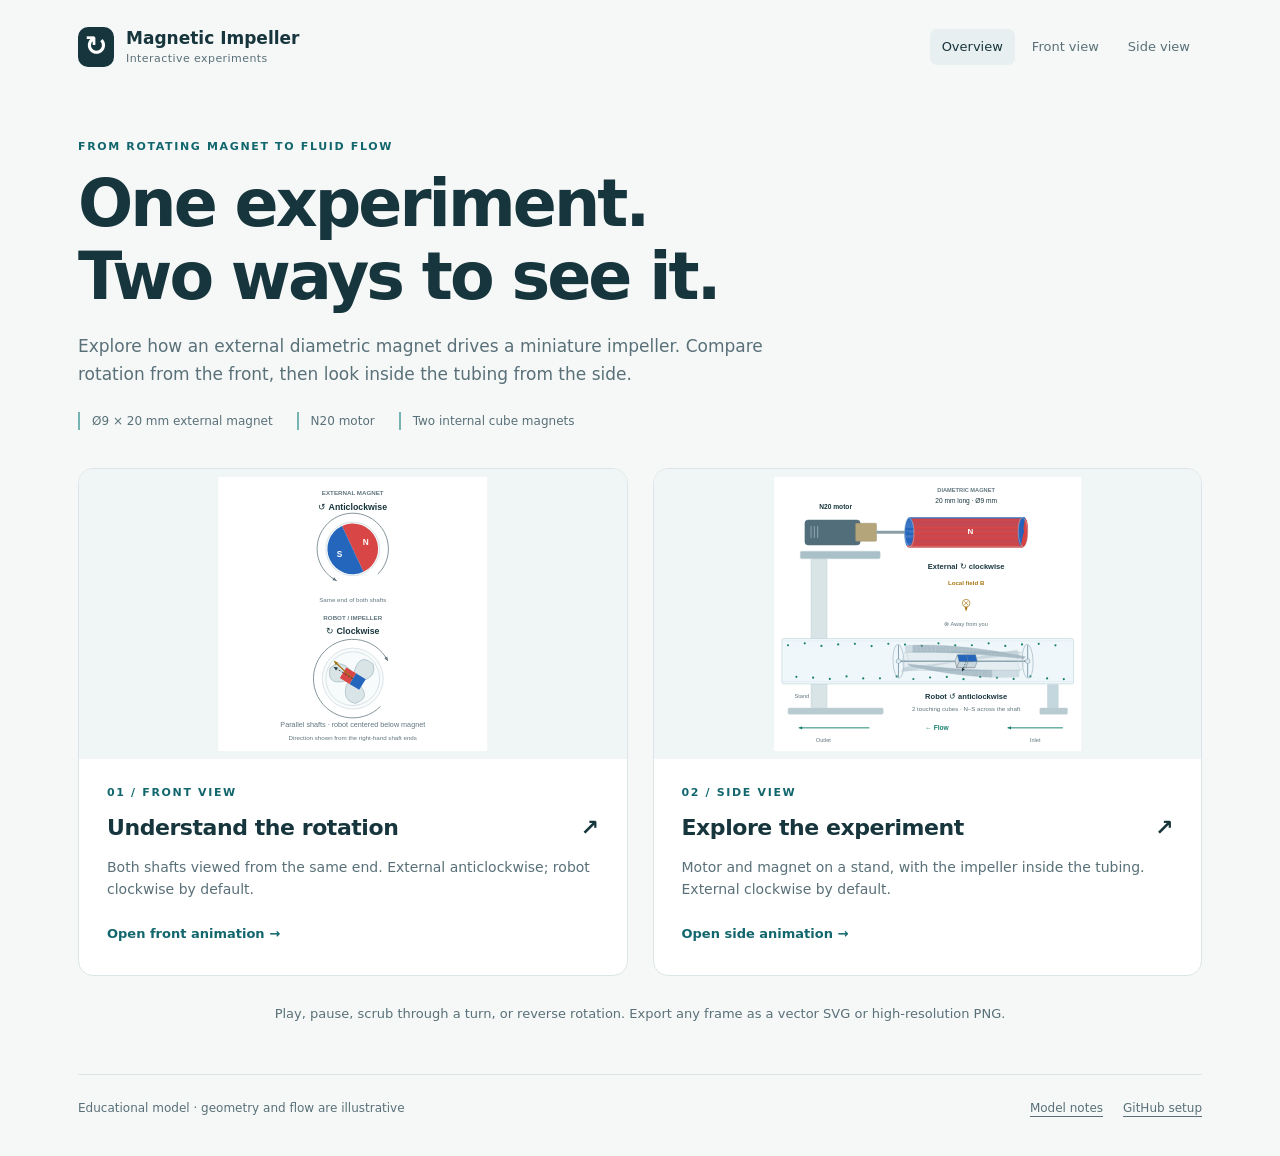
<file: index.html>
<!doctype html>
<html lang="en"><head><meta charset="utf-8"><meta name="viewport" content="width=device-width, initial-scale=1"><meta name="description" content="Interactive front and side views of a diametric magnet driving an impeller through magnetic coupling."><meta name="theme-color" content="#123c43"><title>Interactive magnetic actuation · Magnetic Impeller</title><link rel="stylesheet" href="styles.css"><script defer src="animations.js"></script></head><body data-view="home"><a class="skip" href="#main">Skip to content</a><header class="site-header"><a class="brand" href="index.html"><span class="brand-mark" aria-hidden="true">↻</span>Magnetic Impeller<span class="brand-sub">Interactive experiments</span></a><nav aria-label="Main navigation"><a href="index.html" aria-current="page">Overview</a><a href="front-view.html" >Front view</a><a href="side-view.html" >Side view</a></nav></header><main id="main"><section class="home-intro"><p class="eyebrow">FROM ROTATING MAGNET TO FLUID FLOW</p><h1>One experiment.<br>Two ways to see it.</h1><p class="lede">Explore how an external diametric magnet drives a miniature impeller. Compare rotation from the front, then look inside the tubing from the side.</p><div class="facts"><span>Ø9 × 20 mm external magnet</span><span>N20 motor</span><span>Two internal cube magnets</span></div></section><section class="view-grid" aria-label="Choose an animation"><a class="view-card" href="front-view.html"><div class="preview"><svg id="front-preview" role="img" aria-label="Front view preview"></svg></div><div class="view-card-copy"><p class="eyebrow">01 / FRONT VIEW</p><h2>Understand the rotation <span aria-hidden="true">↗</span></h2><p>Both shafts viewed from the same end. External anticlockwise; robot clockwise by default.</p><span class="open-link">Open front animation →</span></div></a><a class="view-card" href="side-view.html"><div class="preview"><svg id="side-preview" role="img" aria-label="Side view preview"></svg></div><div class="view-card-copy"><p class="eyebrow">02 / SIDE VIEW</p><h2>Explore the experiment <span aria-hidden="true">↗</span></h2><p>Motor and magnet on a stand, with the impeller inside the tubing. External clockwise by default.</p><span class="open-link">Open side animation →</span></div></a></section><p class="home-footnote">Play, pause, scrub through a turn, or reverse rotation. Export any frame as a vector SVG or high-resolution PNG.</p></main><footer class="site-footer"><span>Educational model · geometry and flow are illustrative</span><a href="MODEL-NOTES.md">Model notes</a><a href="README.md">GitHub setup</a></footer></body></html>
</file>
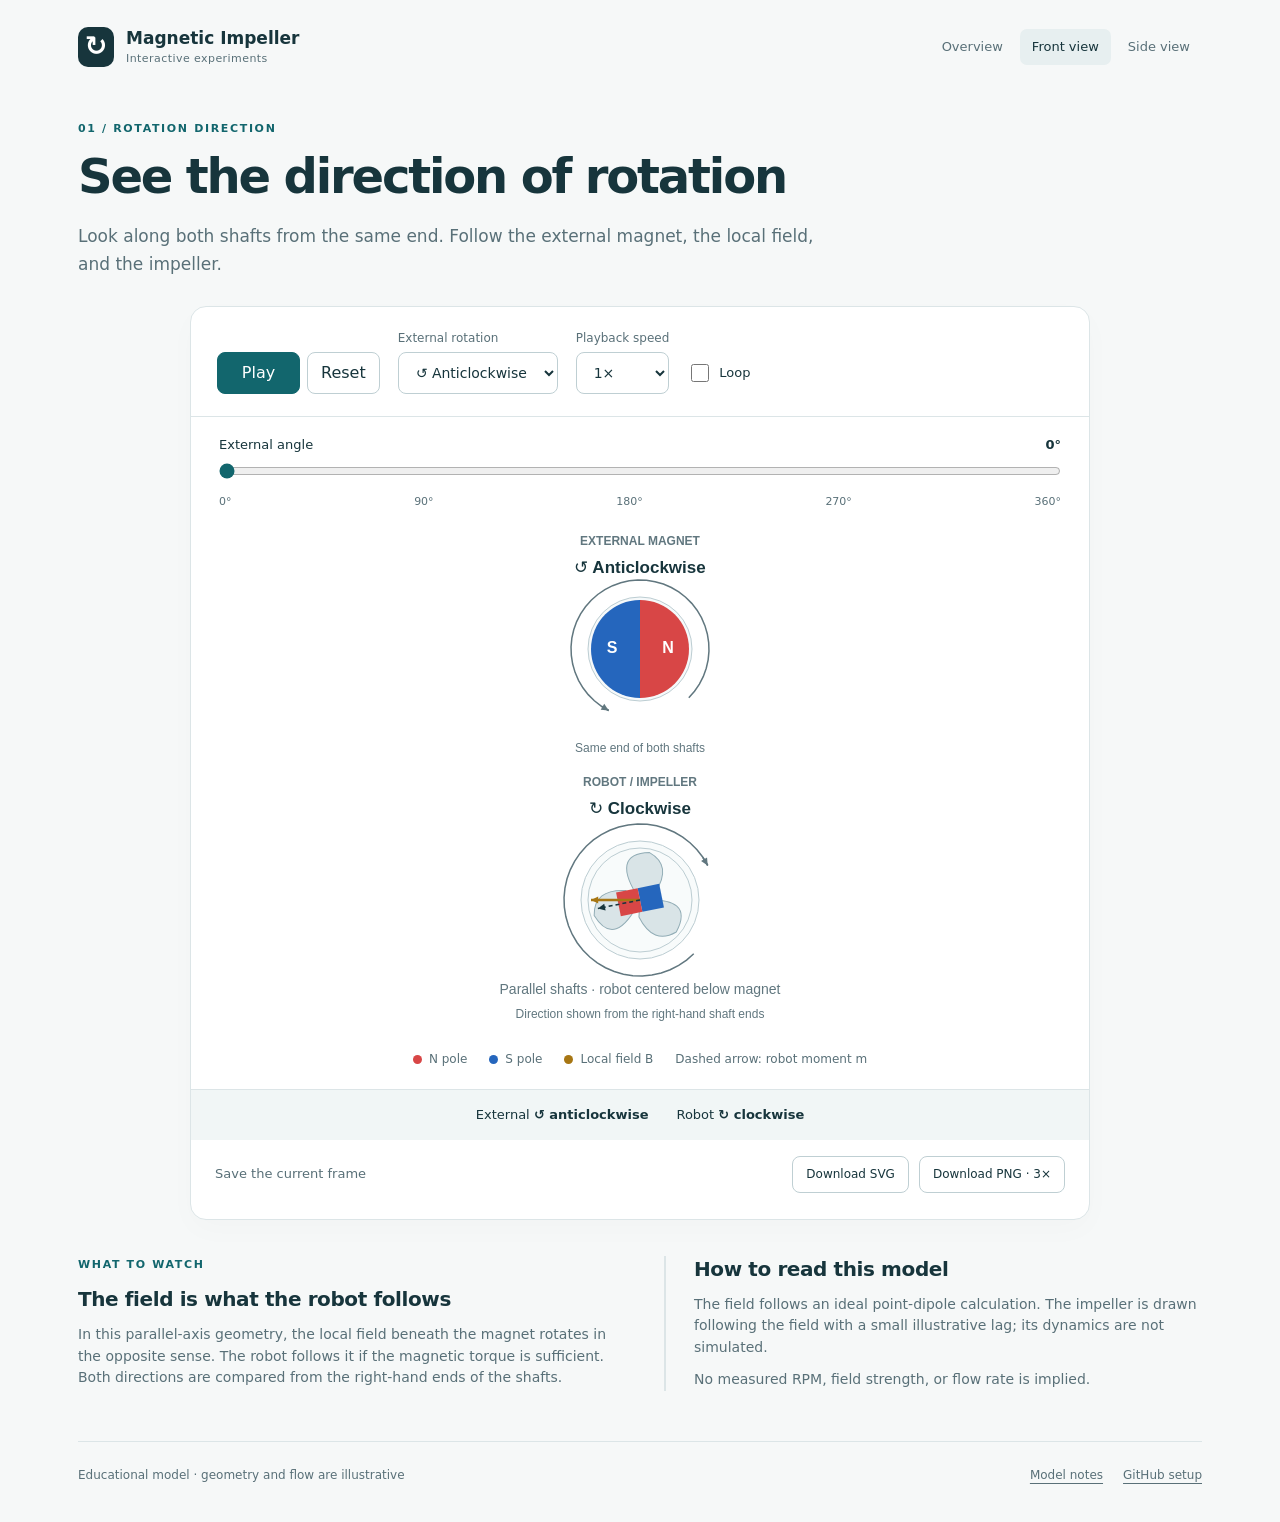
<file: front-view.html>
<!doctype html>
<html lang="en"><head><meta charset="utf-8"><meta name="viewport" content="width=device-width, initial-scale=1"><meta name="description" content="Interactive front and side views of a diametric magnet driving an impeller through magnetic coupling."><meta name="theme-color" content="#123c43"><title>Front view · Magnetic Impeller</title><link rel="stylesheet" href="styles.css"><script defer src="animations.js"></script></head><body data-view="front"><a class="skip" href="#main">Skip to content</a><header class="site-header"><a class="brand" href="index.html"><span class="brand-mark" aria-hidden="true">↻</span>Magnetic Impeller<span class="brand-sub">Interactive experiments</span></a><nav aria-label="Main navigation"><a href="index.html" >Overview</a><a href="front-view.html" aria-current="page">Front view</a><a href="side-view.html" >Side view</a></nav></header><main id="main">
 <div class="page-intro"><p class="eyebrow">01 / ROTATION DIRECTION</p><h1>See the direction of rotation</h1><p class="lede">Look along both shafts from the same end. Follow the external magnet, the local field, and the impeller.</p></div>
 <section class="workspace" aria-label="Interactive front view">
 <div class="controls"><div class="button-pair"><button id="play" type="button" class="primary">Play</button><button id="reset" type="button">Reset</button></div><label>External rotation<select id="direction"><option value="ccw" selected>↺ Anticlockwise</option><option value="cw" >↻ Clockwise</option></select></label><label>Playback speed<select id="speed"><option value="0.5">0.5×</option><option value="1" selected>1×</option><option value="2">2×</option></select></label><label class="check"><input id="loop" type="checkbox">Loop</label></div>
 <div class="scrubber"><label for="angle">External angle <output id="angle-value" for="angle">0°</output></label><input id="angle" type="range" min="0" max="360" step="0.1" value="0" aria-label="External magnet rotation angle"><div class="ticks" aria-hidden="true"><span>0°</span><span>90°</span><span>180°</span><span>270°</span><span>360°</span></div></div>
 <div class="scene-wrap" id="scene-wrap"><svg id="scene" xmlns="http://www.w3.org/2000/svg" role="img" aria-label="Animated front view of magnetic coupling" width="100%" height="560"></svg></div>
 <div class="legend"><span><i class="pole north"></i>N pole</span><span><i class="pole south"></i>S pole</span><span><i class="pole field"></i>Local field B</span><span>Dashed arrow: robot moment m</span></div>
 <div class="readout" id="readout"></div>
 <div class="export-row"><span class="quiet">Save the current frame</span><button id="svg-export" type="button">Download SVG</button><button id="png-export" type="button">Download PNG · 3×</button><span id="export-status" role="status"></span></div>
 </section>
 <section class="explanation"><div><p class="eyebrow">WHAT TO WATCH</p><h2>The field is what the robot follows</h2><p>In this parallel-axis geometry, the local field beneath the magnet rotates in the opposite sense. The robot follows it if the magnetic torque is sufficient. Both directions are compared from the right-hand ends of the shafts.</p></div><div class="model-note"><h2>How to read this model</h2><p>The field follows an ideal point-dipole calculation. The impeller is drawn following the field with a small illustrative lag; its dynamics are not simulated.</p><p>No measured RPM, field strength, or flow rate is implied.</p></div></section>
 <noscript><p class="notice">Enable JavaScript to use the animation. This site requires no accounts or external libraries.</p></noscript>
 </main><footer class="site-footer"><span>Educational model · geometry and flow are illustrative</span><a href="MODEL-NOTES.md">Model notes</a><a href="README.md">GitHub setup</a></footer></body></html>
</file>
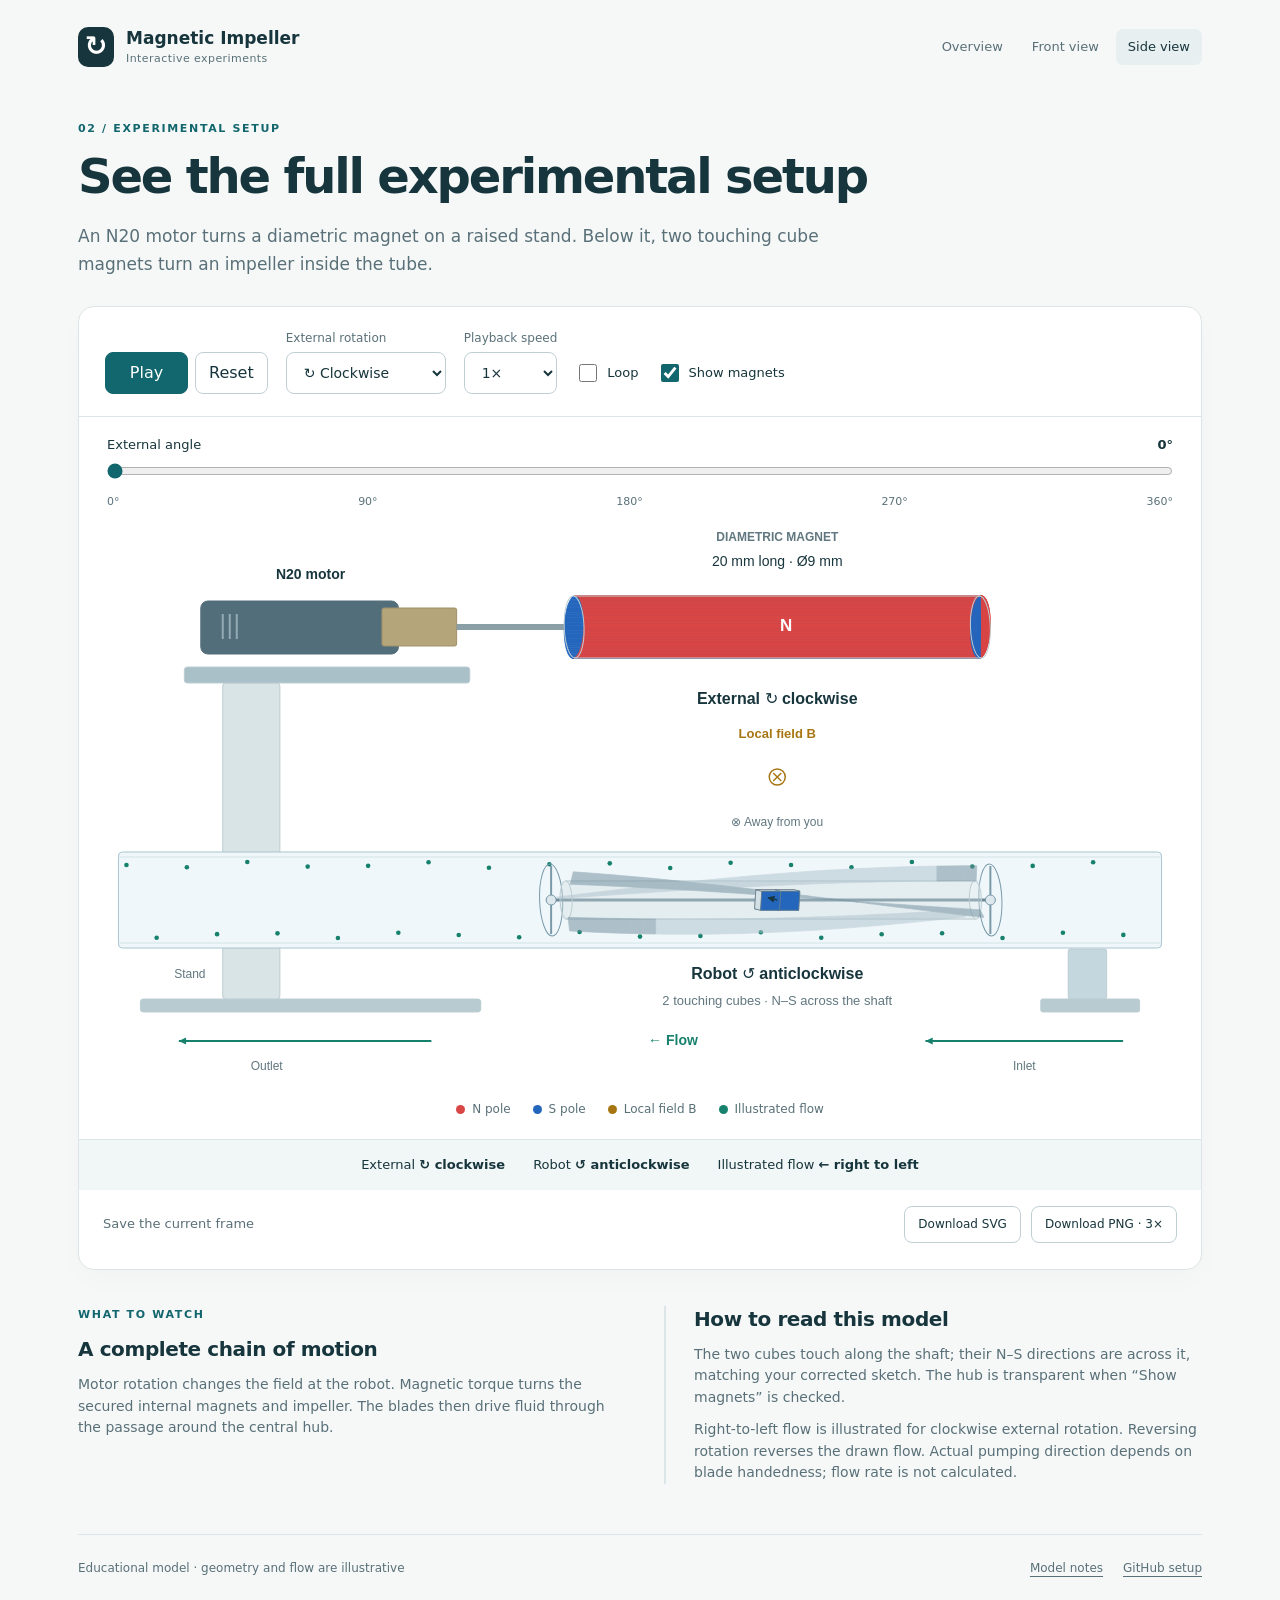
<file: side-view.html>
<!doctype html>
<html lang="en"><head><meta charset="utf-8"><meta name="viewport" content="width=device-width, initial-scale=1"><meta name="description" content="Interactive front and side views of a diametric magnet driving an impeller through magnetic coupling."><meta name="theme-color" content="#123c43"><title>Side view · Magnetic Impeller</title><link rel="stylesheet" href="styles.css"><script defer src="animations.js"></script></head><body data-view="side"><a class="skip" href="#main">Skip to content</a><header class="site-header"><a class="brand" href="index.html"><span class="brand-mark" aria-hidden="true">↻</span>Magnetic Impeller<span class="brand-sub">Interactive experiments</span></a><nav aria-label="Main navigation"><a href="index.html" >Overview</a><a href="front-view.html" >Front view</a><a href="side-view.html" aria-current="page">Side view</a></nav></header><main id="main">
 <div class="page-intro"><p class="eyebrow">02 / EXPERIMENTAL SETUP</p><h1>See the full experimental setup</h1><p class="lede">An N20 motor turns a diametric magnet on a raised stand. Below it, two touching cube magnets turn an impeller inside the tube.</p></div>
 <section class="workspace" aria-label="Interactive side view">
 <div class="controls"><div class="button-pair"><button id="play" type="button" class="primary">Play</button><button id="reset" type="button">Reset</button></div><label>External rotation<select id="direction"><option value="ccw" >↺ Anticlockwise</option><option value="cw" selected>↻ Clockwise</option></select></label><label>Playback speed<select id="speed"><option value="0.5">0.5×</option><option value="1" selected>1×</option><option value="2">2×</option></select></label><label class="check"><input id="loop" type="checkbox">Loop</label><label class="check"><input id="cutaway" type="checkbox" checked>Show magnets</label></div>
 <div class="scrubber"><label for="angle">External angle <output id="angle-value" for="angle">0°</output></label><input id="angle" type="range" min="0" max="360" step="0.1" value="0" aria-label="External magnet rotation angle"><div class="ticks" aria-hidden="true"><span>0°</span><span>90°</span><span>180°</span><span>270°</span><span>360°</span></div></div>
 <div class="scene-wrap" id="scene-wrap"><svg id="scene" xmlns="http://www.w3.org/2000/svg" role="img" aria-label="Animated side view of magnetic coupling" width="100%" height="560"></svg></div>
 <div class="legend"><span><i class="pole north"></i>N pole</span><span><i class="pole south"></i>S pole</span><span><i class="pole field"></i>Local field B</span><span><i class="pole flow"></i>Illustrated flow</span></div>
 <div class="readout" id="readout"></div>
 <div class="export-row"><span class="quiet">Save the current frame</span><button id="svg-export" type="button">Download SVG</button><button id="png-export" type="button">Download PNG · 3×</button><span id="export-status" role="status"></span></div>
 </section>
 <section class="explanation"><div><p class="eyebrow">WHAT TO WATCH</p><h2>A complete chain of motion</h2><p>Motor rotation changes the field at the robot. Magnetic torque turns the secured internal magnets and impeller. The blades then drive fluid through the passage around the central hub.</p></div><div class="model-note"><h2>How to read this model</h2><p>The two cubes touch along the shaft; their N–S directions are across it, matching your corrected sketch. The hub is transparent when “Show magnets” is checked.</p><p>Right-to-left flow is illustrated for clockwise external rotation. Reversing rotation reverses the drawn flow. Actual pumping direction depends on blade handedness; flow rate is not calculated.</p></div></section>
 <noscript><p class="notice">Enable JavaScript to use the animation. This site requires no accounts or external libraries.</p></noscript>
 </main><footer class="site-footer"><span>Educational model · geometry and flow are illustrative</span><a href="MODEL-NOTES.md">Model notes</a><a href="README.md">GitHub setup</a></footer></body></html>
</file>
<file: styles.css>
@charset "UTF-8";
:root{color-scheme:light;--bg:#f6f8f8;--paper:#fff;--ink:#17353c;--muted:#597078;--line:#dce5e7;--teal:#12666d;--red:#d84646;--blue:#2566bd;--field:#a77613;--flow:#16816c;font-family:Inter,ui-sans-serif,system-ui,-apple-system,BlinkMacSystemFont,"Segoe UI",sans-serif;font-synthesis:none}
*{box-sizing:border-box}body{margin:0;background:var(--bg);color:var(--ink);line-height:1.55}a{color:inherit}button,input,select{font:inherit}button,a,select,input{-webkit-tap-highlight-color:transparent}button,select{min-height:42px;border:1px solid #bfcfd3;border-radius:8px;background:#fff;color:var(--ink);padding:8px 13px}button{cursor:pointer;white-space:nowrap}button:hover{border-color:var(--teal);background:#eef6f5}button:disabled{opacity:.55;cursor:wait}button.primary{background:var(--teal);border-color:var(--teal);color:#fff;min-width:83px}button.primary:hover{background:#0c535a}a:focus-visible,button:focus-visible,select:focus-visible,input:focus-visible{outline:3px solid #44a7b0;outline-offset:4px}input[type=range],input[type=checkbox]{accent-color:var(--teal)}input[type=checkbox]{width:18px;height:18px}input[type=range]{width:100%;cursor:pointer;min-height:30px;margin:0}h1,h2,p{margin:0}h1{font-size:clamp(30px,4.2vw,48px);font-weight:650;letter-spacing:-.045em;line-height:1.12}h2{font-size:22px;line-height:1.3;letter-spacing:-.02em;font-weight:620}.eyebrow{font-size:11px;letter-spacing:.15em;font-weight:700;color:var(--teal);margin-bottom:13px}.lede{font-size:17px;color:var(--muted);max-width:760px;margin-top:18px;line-height:1.65}.quiet{color:var(--muted);font-size:13px}.site-header{max-width:1180px;margin:auto;min-height:94px;padding:18px 28px;display:flex;align-items:center;justify-content:space-between;gap:20px}.brand{position:relative;padding-left:48px;display:block;text-decoration:none;font-size:17px;font-weight:650;line-height:1.3}.brand-mark{position:absolute;left:0;top:0;width:36px;height:40px;border-radius:10px;background:var(--ink);color:white;text-align:center;line-height:38px;font-size:27px}.brand-sub{display:block;font-size:11px;letter-spacing:.04em;font-weight:400;color:var(--muted);margin-top:3px}nav{display:flex;gap:5px;flex-wrap:wrap}nav a{font-size:13px;text-decoration:none;padding:8px 12px;border-radius:7px;color:var(--muted)}nav a:hover,nav a[aria-current=page]{color:var(--ink);background:#e7eff0}main{max-width:1124px;margin:auto;padding:26px 0 50px}.page-intro{margin-bottom:28px}.workspace{border:1px solid var(--line);border-radius:16px;background:var(--paper);box-shadow:0 10px 30px #17353c05;overflow:hidden}.controls{display:flex;gap:18px;align-items:end;flex-wrap:wrap;padding:22px 26px;border-bottom:1px solid var(--line)}.controls label:not(.check){font-size:12px;display:flex;flex-direction:column;gap:5px;color:var(--muted)}.controls select{font-size:14px;color:var(--ink)}.button-pair{display:flex;gap:7px}.check{font-size:13px;display:flex;gap:7px;align-items:center;min-height:42px;cursor:pointer}.scrubber{padding:18px 28px 0}.scrubber label{font-size:13px;display:flex;justify-content:space-between}.scrubber output{font-variant-numeric:tabular-nums;font-weight:650}.ticks{display:flex;justify-content:space-between;color:var(--muted);font-size:11px}.scene-wrap{width:100%;padding:0 12px}#scene{display:block;width:100%;height:auto;overflow:visible}.legend{display:flex;justify-content:center;gap:12px 22px;flex-wrap:wrap;font-size:12px;color:var(--muted);padding:10px 20px 20px}.legend span{display:flex;align-items:center;gap:7px}.pole{width:9px;height:9px;border-radius:50%;display:inline-block}.north{background:var(--red)}.south{background:var(--blue)}.field{background:var(--field)}.flow{background:var(--flow)}.readout{background:#f1f6f6;padding:15px 24px;display:flex;justify-content:center;gap:10px 28px;flex-wrap:wrap;font-size:13px;border-top:1px solid var(--line)}.readout span{display:inline-block}.readout b{font-weight:650}.export-row{padding:16px 24px;display:flex;align-items:center;gap:10px;flex-wrap:wrap}.export-row .quiet{margin-right:auto}.export-row button{font-size:12px;min-height:36px}.export-row [role=status]{font-size:12px;color:var(--muted);width:100%;min-height:0}.explanation{display:grid;grid-template-columns:1fr 1fr;gap:48px;margin-top:36px}.explanation h2{font-size:20px;margin-bottom:12px}.explanation p:not(.eyebrow){font-size:14px;color:var(--muted);margin-top:10px}.model-note{border-left:2px solid var(--line);padding-left:28px}.site-footer{border-top:1px solid var(--line);max-width:1124px;margin:auto;padding:24px 0 38px;display:flex;gap:20px;flex-wrap:wrap;font-size:12px;color:var(--muted)}.site-footer span{margin-right:auto}.site-footer a{text-underline-offset:4px}.home-intro{padding:18px 0 38px}.home-intro h1{font-size:clamp(40px,5.2vw,65px)}.home-intro .lede{max-width:700px}.facts{display:flex;gap:10px 24px;flex-wrap:wrap;margin-top:24px;font-size:12px;color:var(--muted)}.facts span{padding-left:12px;border-left:2px solid #76b4b4}.view-grid{display:grid;grid-template-columns:1fr 1fr;gap:25px}.view-card{display:block;border:1px solid var(--line);border-radius:15px;overflow:hidden;background:#fff;text-decoration:none;transition:box-shadow .2s,border-color .2s}.view-card:hover{border-color:#84b1b5;box-shadow:0 12px 28px #17353c0b}.preview{height:290px;background:#f0f5f5;overflow:hidden;padding:8px}.preview svg{height:100%;width:100%;display:block}.view-card-copy{padding:25px 28px 29px}.view-card-copy h2{display:flex;justify-content:space-between;gap:10px}.view-card-copy p:not(.eyebrow){font-size:14px;color:var(--muted);margin-top:14px}.open-link{display:inline-block;margin-top:24px;color:var(--teal);font-size:13px;font-weight:650}.home-footnote{font-size:13px;color:var(--muted);text-align:center;margin-top:28px}.skip{position:absolute;left:12px;top:-80px;padding:10px;background:white;z-index:100}.skip:focus{top:10px}.notice{padding:20px;color:#853b26}
@media(min-width:1000px){body[data-view=front] .workspace{max-width:900px;margin:0 auto}body[data-view=front] #scene{max-height:620px}}
@media(max-width:1180px){main,.site-footer{margin-left:24px;margin-right:24px}}
@media(max-width:650px){.site-header{padding:18px;flex-direction:column;align-items:flex-start;gap:16px}nav{width:100%;justify-content:space-between}nav a{padding:7px 10px}main,.site-footer{margin-left:14px;margin-right:14px}main{padding-top:16px}.page-intro{padding:0 4px}.lede{font-size:15px}.controls{padding:16px;gap:12px}.controls label:not(.check){flex:1;min-width:125px}.button-pair{width:100%}.button-pair button{flex:1}.controls select{width:100%;font-size:16px}.scrubber{padding:16px 16px 0}.scene-wrap{padding:0 4px}.legend{gap:10px 15px;padding:8px 12px 16px;font-size:11px}.readout{justify-content:flex-start;padding:14px 16px;font-size:12px;gap:7px 18px}.export-row{padding:14px 16px;gap:8px}.export-row .quiet{width:100%;margin:0}.export-row button{flex:1;padding:8px}.explanation{grid-template-columns:1fr;gap:24px;margin-top:28px;padding:0 5px}.model-note{padding-left:18px}.view-grid{grid-template-columns:1fr;gap:20px}.preview{height:260px}.view-card-copy{padding:22px}.home-intro{padding-top:5px}.home-footnote{text-align:left}.site-footer{font-size:11px}.site-footer span{width:100%}}
@media(prefers-reduced-motion:reduce){*{scroll-behavior:auto!important;transition:none!important}}
</file>
